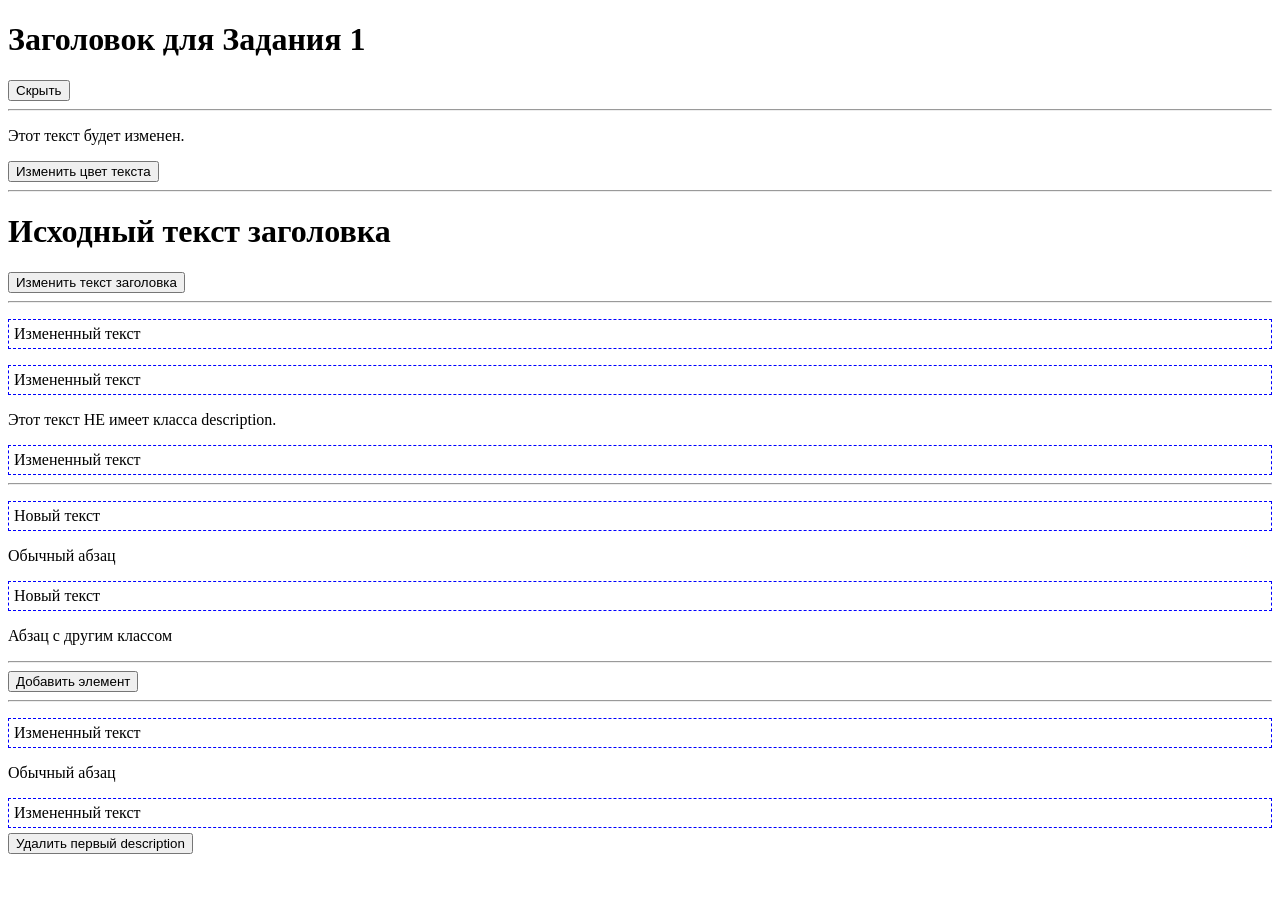
<file: hw10.js/index.html>
<!DOCTYPE html>
<html lang="en">
<head>
    <meta charset="UTF-8">
    <meta name="viewport" content="width=device-width, initial-scale=1.0">
    <title>Работа с DOM</title>
    <style>
    .description {
        border: 1px dashed blue;
        padding: 5px;
        margin-bottom: 5px;
    }
    h1 {
        color: black;
    }
    </style>
</head>
<body>

    <!-- Задание 1: Скрытие и показ текста -->
    <h1 id="heading1">Заголовок для Задания 1</h1>
    <button id="toggleButton1">Скрыть</button>
    <hr>

    <!-- Задание 2: Изменение стиля -->
    <p id="myParagraph2">Этот текст будет изменен.</p>
    <button id="changeColorButton2">Изменить цвет текста</button>
    <hr>

    <!-- Задание 3: Изменение текста -->
    <h1 id="myHeading3">Исходный текст заголовка</h1>
    <button id="changeTextButton3">Изменить текст заголовка</button>
    <hr>
    
    <!-- Задание 4: Поиск и изменение элементов по классу -->
    <div id="task4-container">
        <p class="description">Текст 1 для Задания 4</p>
        <p class="description">Текст 2 для Задания 4</p>
        <p>Этот текст НЕ имеет класса description.</p>
        <p class="description">Текст 3 для Задания 4</p>
    </div>
    <hr>

    <!-- Задание 5: Работа с querySelectorAll -->
    <div id="task5-container">
        <p class="description">Абзац 1 с классом description</p>
        <p>Обычный абзац</p>
        <p class="description">Абзац 2 с классом description</p>
        <p class="other-class">Абзац с другим классом</p>
    </div>
    <hr>

    <!-- Задание 6: Добавление нового элемента в DOM -->
    <button id="addElementButton6">Добавить элемент</button>
    <div id="container6">
        <!-- Сюда будут добавляться новые элементы -->
    </div>
    <hr>

    <!-- Задание 7: Удаление элемента -->
    <div id="task7-container">
        <p class="description">Первый абзац с классом description (будет удален)</p>
        <p>Обычный абзац</p>
        <p class="description">Второй абзац с классом description</p>
    </div>
    <button id="removeElementButton7">Удалить первый description</button>

    <script src="script.js"></script>
</body>
</html>
</file>
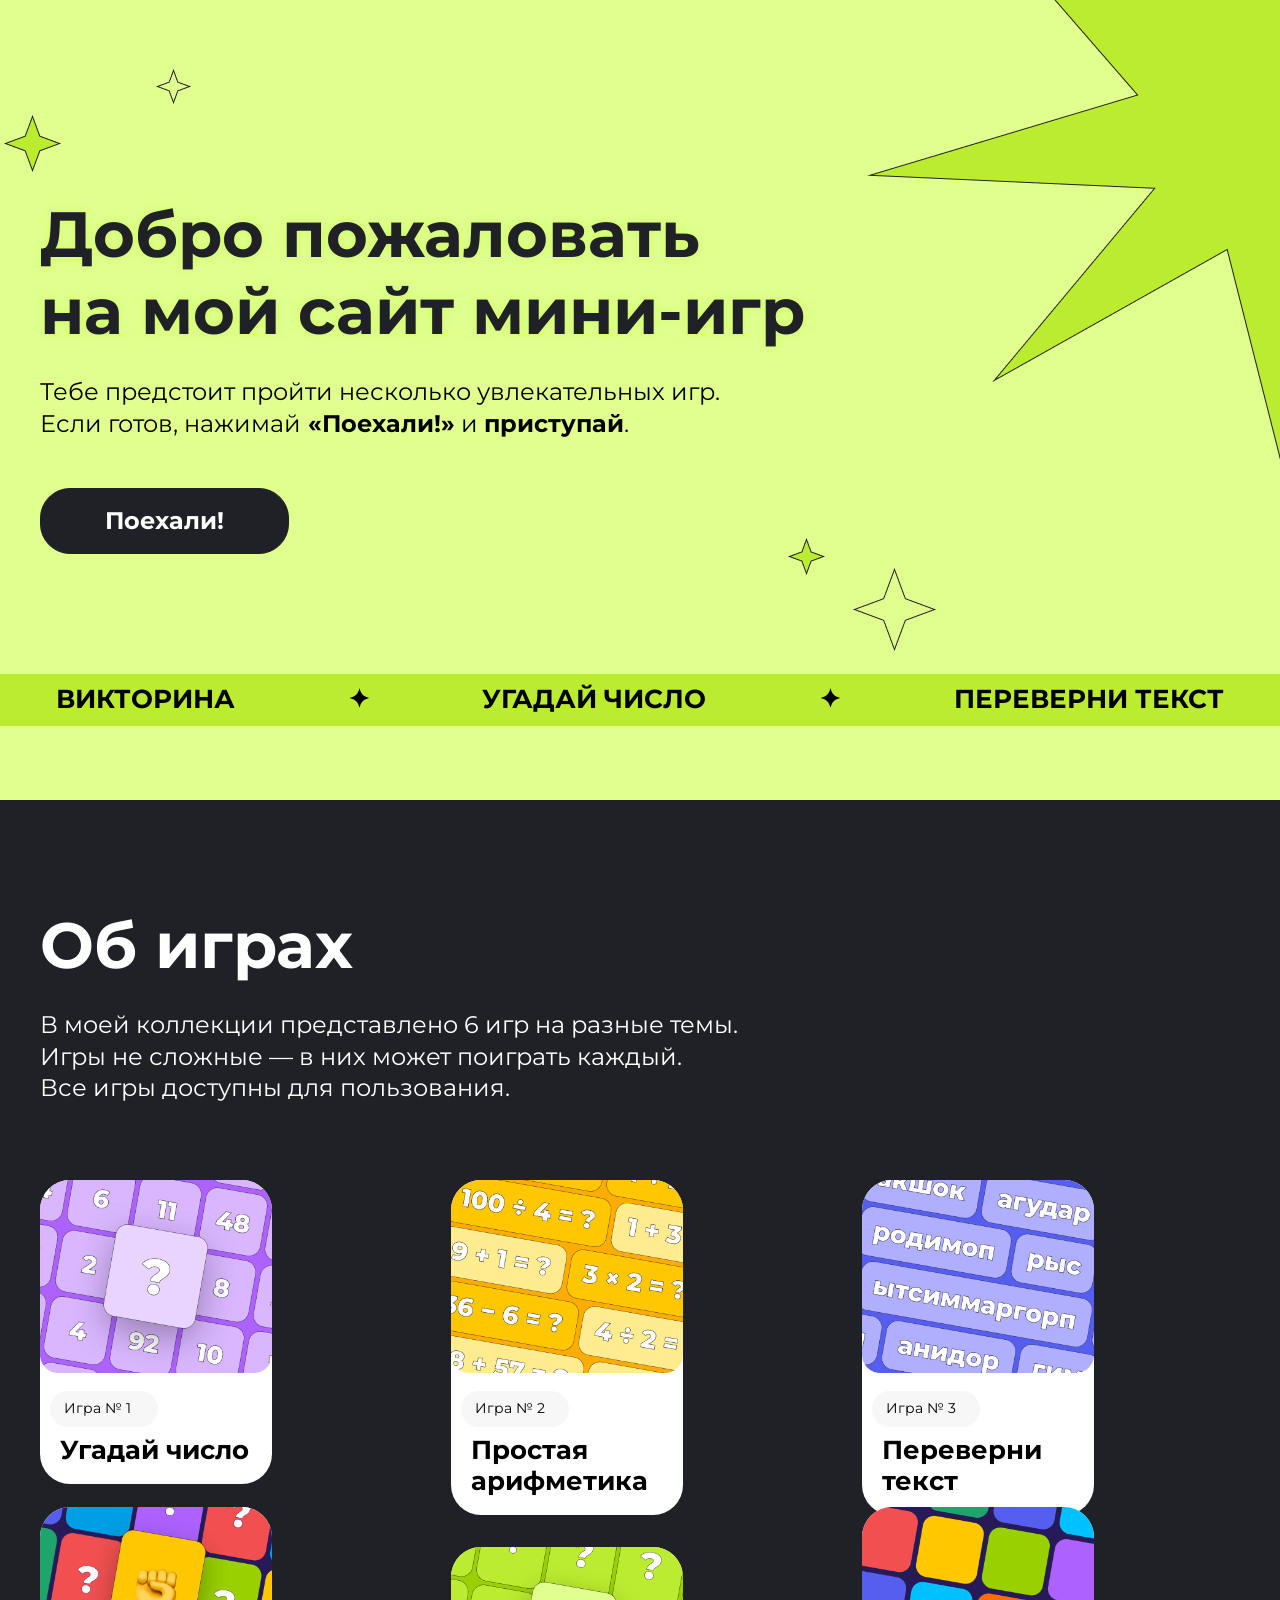
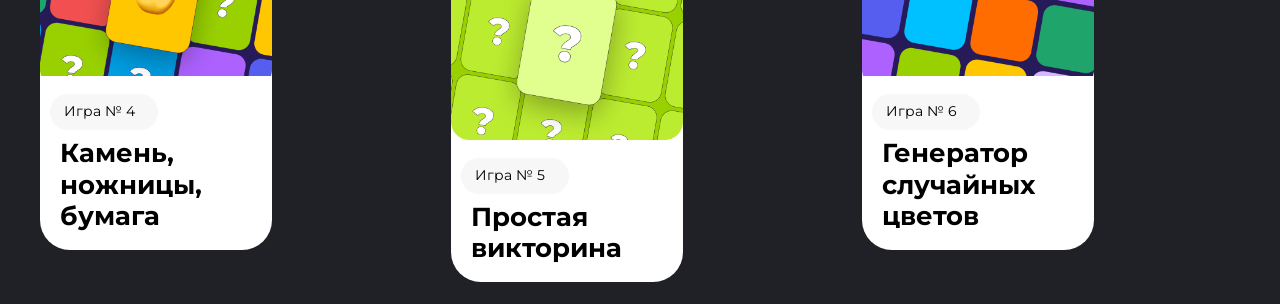
<file: hw2/index.html>
<!DOCTYPE html>
<html lang="en">
<head>
    <meta charset="UTF-8">
    <meta name="viewport" content="width=device-width, initial-scale=1.0">
    <title>Сайт мини-игры</title>
    <link rel="preconnect" href="https://fonts.googleapis.com">
    <link rel="preconnect" href="https://fonts.gstatic.com" crossorigin>
    <link href="https://fonts.googleapis.com/css2?family=Montserrat:ital,wght@0,100..900;1,100..900&display=swap"
        rel="stylesheet">

    <link rel="stylesheet" href="style.css">
</head>

<body>
    <header class="welcome-section">
        <!--звезды-->
        <img src="img/Star-1.png" class="star star-1" alt="star">
        <img src="img/Star-2.png" class="star star-2" alt="star">
        <img src="img/Star-3.png" class="star star-3" alt="star">
        <img src="img/Star-4.png" class="star star-4" alt="star">
        <img src="img/Star-5.png" class="star star-5" alt="star">
        <div class="welcome-section__container center">
            <div class="welcome-section__content">
                <h1 class="welcome-section__title">Добро пожаловать<br> на мой сайт мини-игр</h1>
                <p class="welcome-section__text">Тебе предстоит пройти несколько увлекательных игр.<br> Если готов, нажимай<strong> «Поехали!»</strong> и <strong> приступай</strong>.</p>
                <div class="welcome-section__buttons">
                    <a href="#about" class="welcome-section__button welcome-section__button_primary">Поехали!</a>
                </div>
            </div>
        </div>
        <div class="games-marquee">
            <span>ВИКТОРИНА</span> ✦ <span>УГАДАЙ ЧИСЛО</span> ✦ <span>ПЕРЕВЕРНИ ТЕКСТ</span>
        </div>
    </header> 
    <!-- "Об играх"-->
    <main class="about-games-section" id="about">
        <div class="about-games-section__container center">
            <h2 class="about-games-section__title">Об играх</h2>
            <p class="about-games-section__text">В моей коллекции представлено 6 игр на разные темы.<br> Игры не сложные — в них может поиграть каждый.<br> Все игры доступны для пользования.</p>
            <div class="games-grid">
                
                    <a href="#game-link-1" class="game-card">
                        <div class="game-card__image-wrapper">
                            <img src="img/Обложка карточки1.png" alt="Угадай число" class="game-card__image">
                        </div>
                        <div class="game-card__content">
                            <span class="game-card__number">Игра № 1</span>
                            <h3 class="game-card__title">Угадай число</h3>
                        </div>
                    </a>
                    
                
                
                <a href="#game-link-2" class="game-card">
                    <div class="game-card__image-wrapper">
                        <img src="img/Обложка карточки2.png" alt="Простая арифметика" class="game-card__image">
                    </div>
                    <div class="game-card__content">
                        <span class="game-card__number">Игра № 2</span>
                        <h3 class="game-card__title">Простая арифметика</h3>
                    </div>
                </a>
                <a href="#game-link-3" class="game-card">
                    <div class="game-card__image-wrapper">
                        <img src="img/Обложка карточки3 .png" alt="Переверни текст" class="game-card__image">
                    </div>
                    <div class="game-card__content">
                        <span class="game-card__number">Игра № 3</span>
                        <h3 class="game-card__title">Переверни текст</h3>
                    </div>
                </a>
                <a href="#game-link-4" class="game-card">
                    <div class="game-card__image-wrapper">
                        <img src="img/Обложка карточки4 .png" alt="Камень, ножницы, бумага" class="game-card__image">
                    </div>
                    <div class="game-card__content">
                        <span class="game-card__number">Игра № 4</span>
                        <h3 class="game-card__title">Камень, ножницы,<br> бумага</h3>
                    </div>
                </a>
                <a href="#game-link-5" class="game-card">
                    <div class="game-card__image-wrapper">
                        <img src="img/Обложка карточки5 .png" alt="Простая викторина" class="game-card__image">
                    </div>
                    <div class="game-card__content">
                        <span class="game-card__number">Игра № 5</span>
                        <h3 class="game-card__title">Простая викторина</h3>
                    </div>
                </a>
                <a href="#game-link-6" class="game-card">
                    <div class="game-card__image-wrapper">
                        <img src="img/Обложка карточки6 .png" alt="Генератор случайных цветов" class="game-card__image">

                    </div>
                    <div class="game-card__content">
                        <span class="game-card__number">Игра № 6</span>
                        <h3 class="game-card__title">Генератор случайных цветов</h3>


                    </div>
                </a>
            </div>
        </div>
    </main>
</body>
</html>
</file>
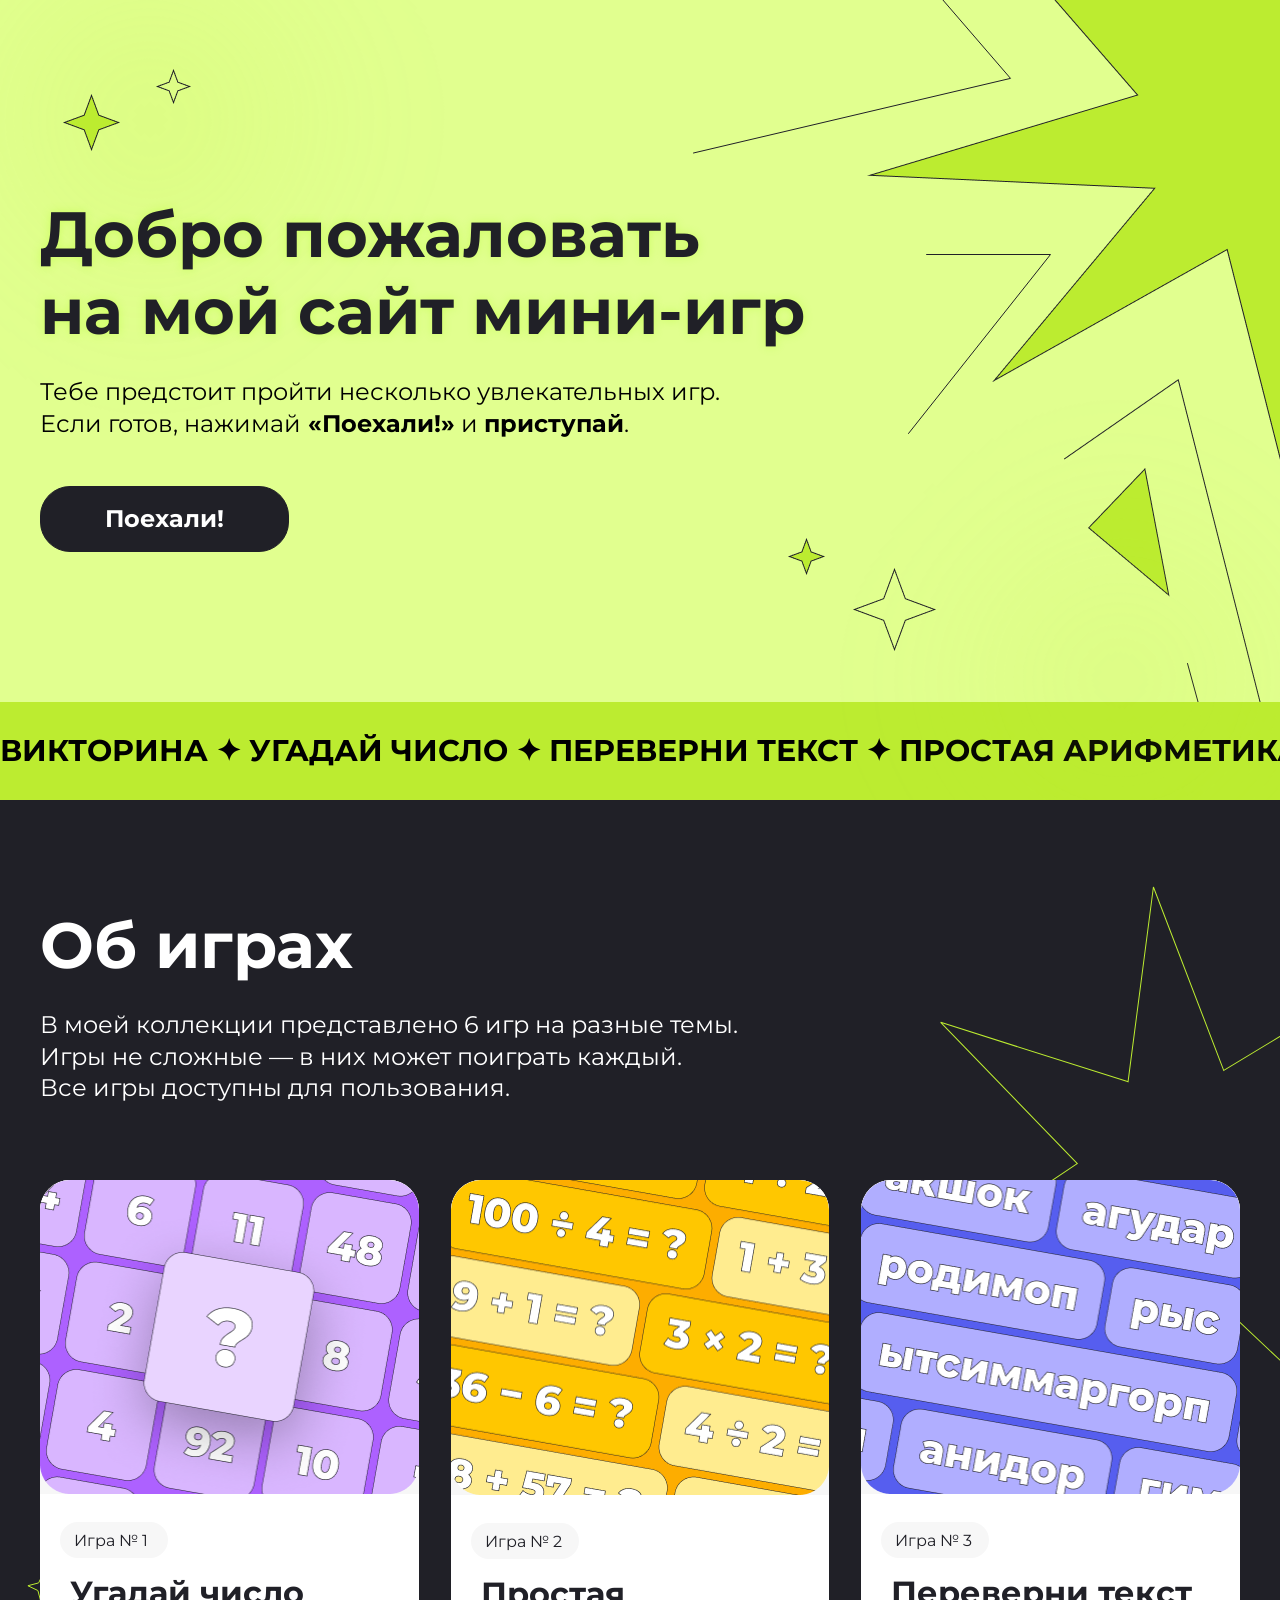
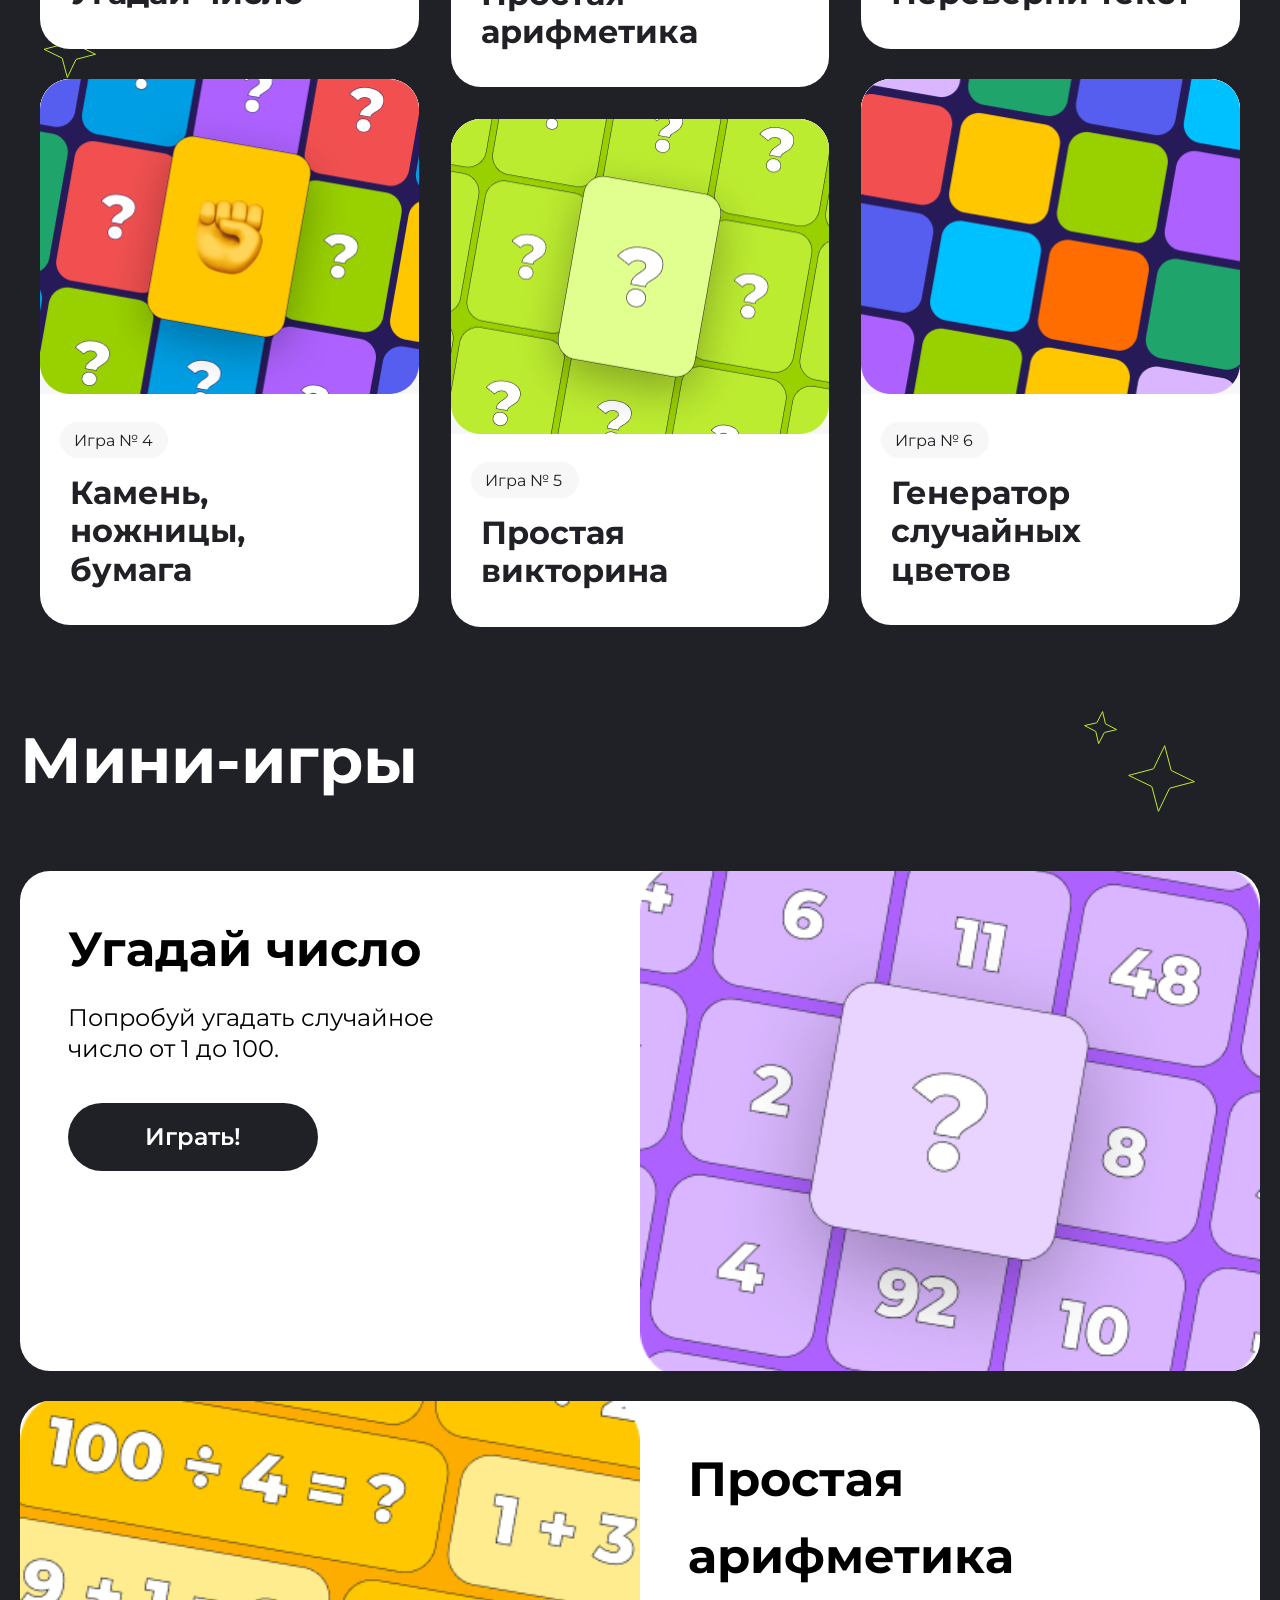
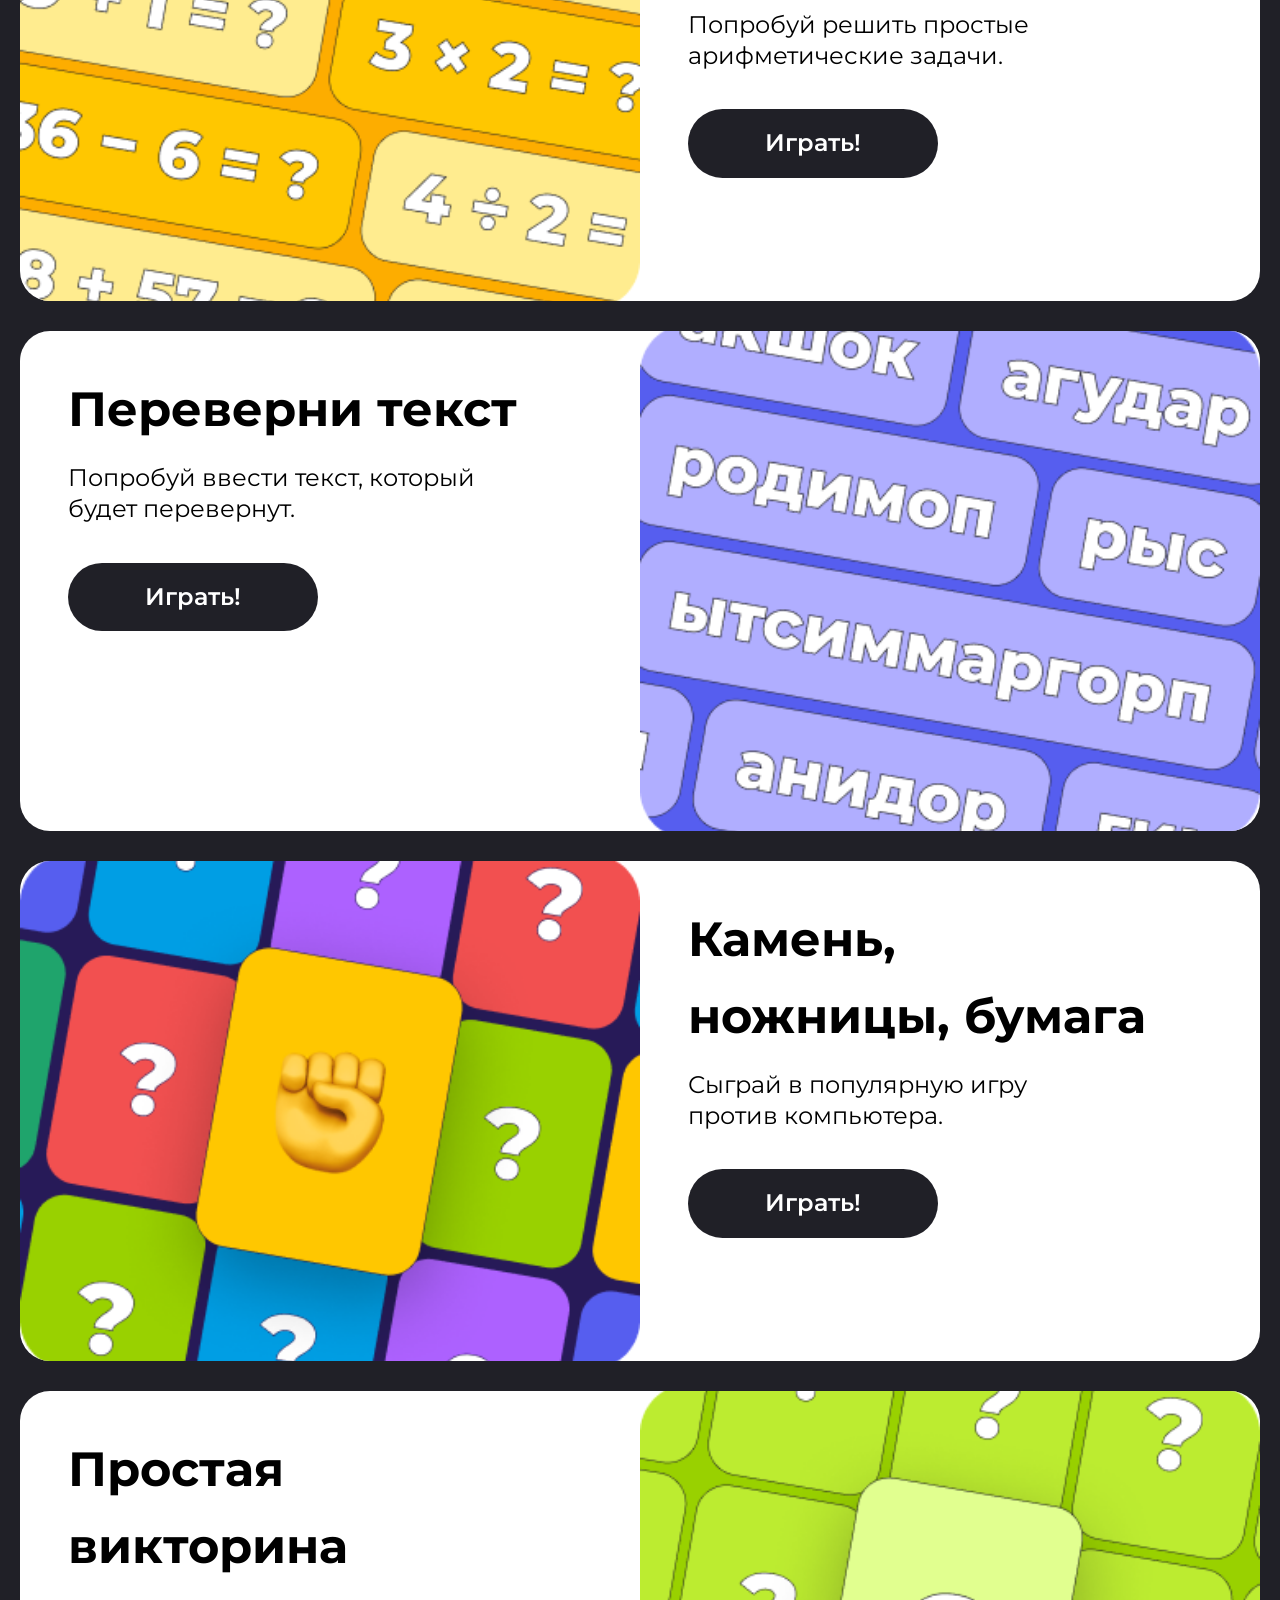
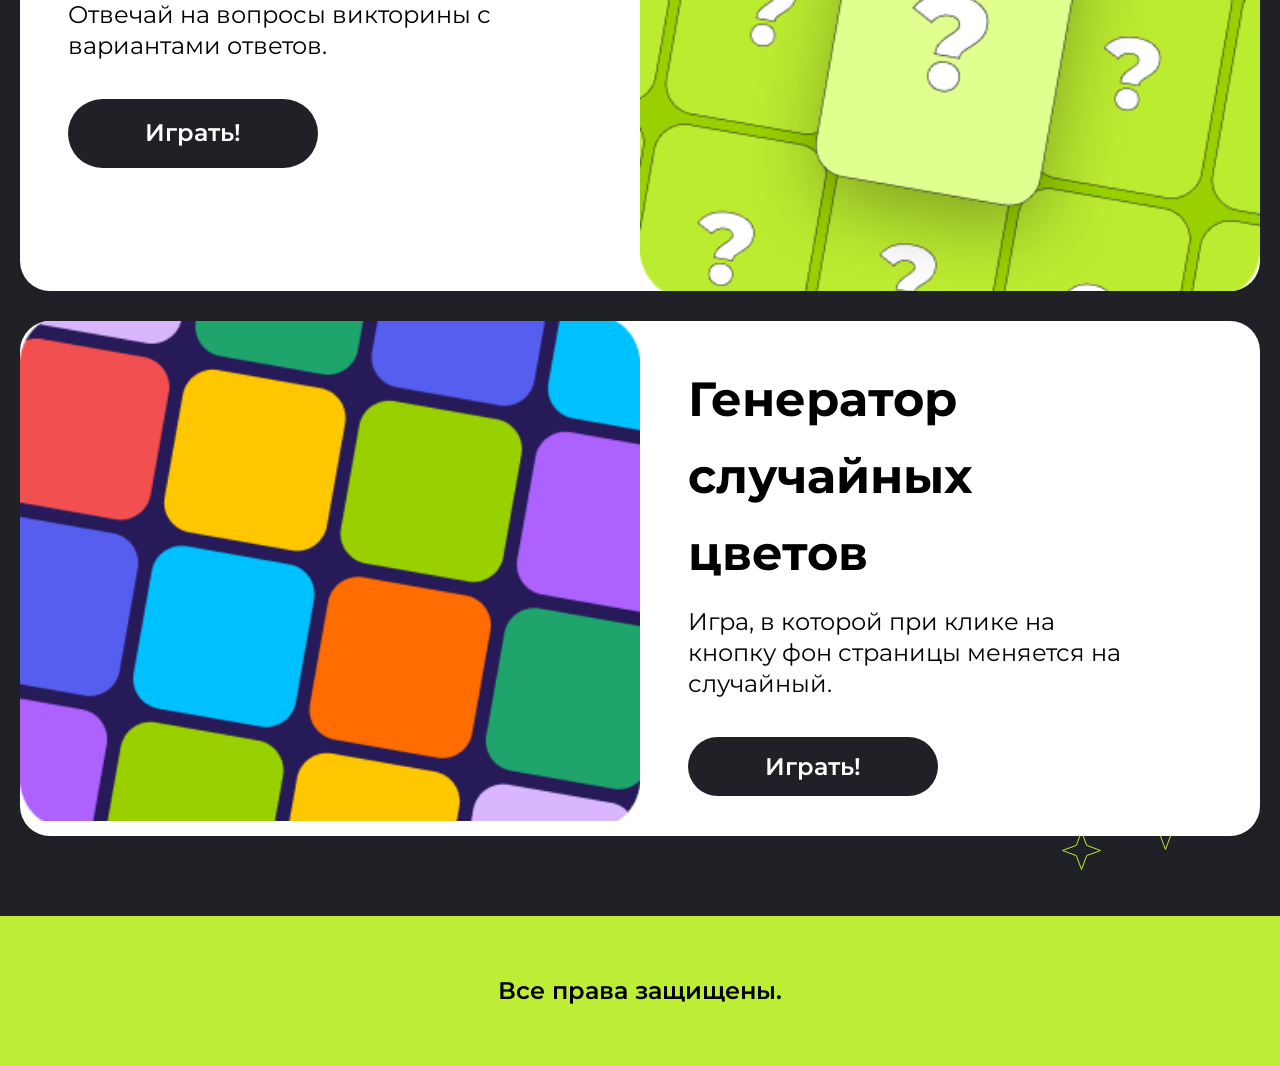
<file: hw3/index.html>
<!DOCTYPE html>
<html lang="en">

<head>
    <meta charset="UTF-8">
    <meta name="viewport" content="width=device-width, initial-scale=1.0">
    <title>Сайт мини-игры</title>
    <link rel="preconnect" href="https://fonts.googleapis.com">
    <link rel="preconnect" href="https://fonts.gstatic.com" crossorigin>
    <link href="https://fonts.googleapis.com/css2?family=Montserrat:ital,wght@0,100..900;1,100..900&display=swap"
        rel="stylesheet">

    <link rel="stylesheet" href="style.css">
</head>

<body>
    <header class="welcome-section">
        <!--звезды-->
        <img src="img/Star-1.png" class="star star-1" alt="star">
        <img src="img/Star-2.png" class="star star-2" alt="star">
        <img src="img/Star-3.png" class="star star-3" alt="star">
        <img src="img/Star-4.png" class="star star-4" alt="star">
        <img src="img/Star-5.png" class="star star-5" alt="star">
        <img src="img/Vector_4780.svg" class="star star-6" alt="star">
        <img src="img/Vector_4781.svg" class="star star-7" alt="star">
        <img src="img/Vector_4782.png" class="star star-8" alt="star">
        <img src="img/Vector_4788.png" class="star star-9" alt="star">
        <img src="img/Vector_4791.svg" class="star star-10" alt="star">
        <div class="welcome-section__container center">
            <div class="welcome-section__content">
                <h1 class="welcome-section__title">Добро пожаловать<br> на мой сайт мини-игр</h1>
                <p class="welcome-section__text">Тебе предстоит пройти несколько увлекательных игр.<br> Если готов,
                    нажимай<strong> «Поехали!»</strong> и <strong> приступай</strong>.</p>
                <div class="welcome-section__buttons">
                    <a href="#about" class="welcome-section__button welcome-section__button_primary">Поехали!</a>
                </div>
            </div>
        </div>
        <div class="games-marquee">
            <div class="games-marquee__track">
                <span>ВИКТОРИНА</span> ✦ <span>УГАДАЙ ЧИСЛО</span> ✦ <span>ПЕРЕВЕРНИ ТЕКСТ</span> ✦ <span>ПРОСТАЯ
                    АРИФМЕТИКА</span>
                ✦ <span>КАМЕНЬ, НОЖНИЦЫ, БУМАГА</span>✦ <span>ГЕНЕРАТОР СЛУЧАЙНЫХ ЦВЕТОВ</span>

                <span>ВИКТОРИНА</span> ✦ <span>УГАДАЙ ЧИСЛО</span> ✦ <span>ПЕРЕВЕРНИ ТЕКСТ</span>✦ <span>ПРОСТАЯ
                    АРИФМЕТИКА</span> ✦
                <span>КАМЕНЬ, НОЖНИЦЫ, БУМАГА</span>✦ <span>ГЕНЕРАТОР СЛУЧАЙНЫХ ЦВЕТОВ</span>
            </div>
        </div>
    </header>
    <!-- "Об играх"-->
    <main class="about-games-section" id="about">
        <div class="about-games-section__container center">
            <h2 class="about-games-section__title">Об играх</h2>
            <p class="about-games-section__text">В моей коллекции представлено 6 игр на разные темы.<br> Игры не сложные
                — в них может поиграть каждый.<br> Все игры доступны для пользования.</p>
            <div class="games-grid">
                <a href="#game-1" class="game-card">
                    <div class="game-card__image-wrapper">
                        <img src="img/Обложка_карточки1.png" alt="Угадай число" class="game-card__image">
                    </div>
                    <div class="game-card__content">
                        <span class="game-card__number">Игра № 1</span>
                        <h3 class="game-card__title">Угадай число</h3>
                    </div>
                </a>
                <a href="#game-2" class="game-card">
                    <div class="game-card__image-wrapper">
                        <img src="img/Обложка_карточки2.png" alt="Простая арифметика" class="game-card__image">
                    </div>
                    <div class="game-card__content">
                        <span class="game-card__number">Игра № 2</span>
                        <h3 class="game-card__title">Простая арифметика</h3>
                    </div>
                </a>
                <a href="#game-3" class="game-card">
                    <div class="game-card__image-wrapper">
                        <img src="img/Обложка_карточки3.png" alt="Переверни текст" class="game-card__image">
                    </div>
                    <div class="game-card__content">
                        <span class="game-card__number">Игра № 3</span>
                        <h3 class="game-card__title">Переверни текст</h3>
                    </div>
                </a>
                <a href="#game-4" class="game-card">
                    <div class="game-card__image-wrapper">
                        <img src="img/Обложка_карточки4.png" alt="Камень, ножницы, бумага" class="game-card__image">
                    </div>
                    <div class="game-card__content">
                        <span class="game-card__number">Игра № 4</span>
                        <h3 class="game-card__title">Камень, ножницы,<br> бумага</h3>
                    </div>
                </a>
                <a href="#game-5" class="game-card">
                    <div class="game-card__image-wrapper">
                        <img src="img/Обложка_карточки5.png" alt="Простая викторина" class="game-card__image">
                    </div>
                    <div class="game-card__content">
                        <span class="game-card__number">Игра № 5</span>
                        <h3 class="game-card__title">Простая викторина</h3>
                    </div>
                </a>
                <a href="#game-6" class="game-card">
                    <div class="game-card__image-wrapper">
                        <img src="img/Обложка_карточки6.png" alt="Генератор случайных цветов" class="game-card__image">
                    </div>
                    <div class="game-card__content">
                        <span class="game-card__number">Игра № 6</span>
                        <h3 class="game-card__title">Генератор случайных цветов</h3>
                    </div>
                </a>
            </div>
        </div>
    </main>
    <!-- "Мини игры" -->
    <section class="mini-section" id="mini-games">
        <div class="container center">
            <h2 class="section__title">Мини-игры</h2>

            <div class="mini-list">
                <!-- Карточки игр -->
                <div class="mini-card" id="game-1">
                    <div class="mini-card__image-wrapper">
                        <img src="img/Обложка_карточки1.png" alt="Угадай число" class="mini-card__image">
                    </div>
                    <div class="mini-card__content">
                        <h3 class="mini-card__title">Угадай число</h3>
                        <p class="mini-card__text">Попробуй угадать случайное число от 1 до 100.</p>
                        <a href="#" class="mini-card__button" onclick="guessNumberGame(); return false;">Играть!</a>
                    </div>
                </div>

                <div class="mini-card" id="game-2">
                    <div class="mini-card__image-wrapper">
                        <img src="img/Обложка_карточки2.png" alt="Простая арифметика" class="mini-card__image">
                    </div>
                    <div class="mini-card__content">
                        <h3 class="mini-card__title">Простая арифметика</h3>
                        <p class="mini-card__text">Попробуй решить простые арифметические задачи.</p>
                        <a href="#" class="mini-card__button" onclick="arithmeticGame(); return false">Играть!</a>
                    </div>
                </div>

                <div class="mini-card" id="game-3">
                    <div class="mini-card__image-wrapper">
                        <img src="img/Обложка_карточки3.png" alt="Переверни текст" class="mini-card__image">
                    </div>
                    <div class="mini-card__content">
                        <h3 class="mini-card__title">Переверни текст</h3>
                        <p class="mini-card__text">Попробуй ввести текст, который будет перевернут.</p>
                        <a href="#" class="mini-card__button" onclick="reverseTextGame(); return false;">Играть!</a>
                    </div>
                </div>

                <div class="mini-card" id="game-4">
                    <div class="mini-card__image-wrapper">
                        <img src="img/Обложка_карточки4.png" alt="Камень, ножницы, бумага" class="mini-card__image">
                    </div>
                    <div class="mini-card__content">
                        <h3 class="mini-card__title">Камень,<br> ножницы, бумага</h3>
                        <p class="mini-card__text">Сыграй в популярную игру против компьютера.</p>
                        <a href="#" class="mini-card__button"
                            onclick="rockPaperScissorsGame(); return false;">Играть!</a>
                    </div>
                </div>

                <div class="mini-card" id="game-5">
                    <div class="mini-card__image-wrapper">
                        <img src="img/Обложка_карточки5.png" alt="Простая викторина" class="mini-card__image">
                    </div>
                    <div class="mini-card__content">
                        <h3 class="mini-card__title">Простая викторина</h3>
                        <p class="mini-card__text">Отвечай на вопросы викторины с вариантами ответов.</p>
                        <a href="#" class="mini-card__button" onclick="startQuiz(); return false;">Играть!</a>
                    </div>
                </div>

                <div class="mini-card" id="game-6">
                    <div class="mini-card__image-wrapper">
                        <img src="img/Обложка_карточки6.png" alt="Генератор случайных цветов" class="mini-card__image">
                    </div>
                    <div class="mini-card__content">
                        <h3 class="mini-card__title">Генератор случайных цветов</h3>
                        <p class="mini-card__text">Игра, в которой при клике на кнопку фон страницы меняется на
                            случайный.
                        </p>
                        <button id="changeBackgroundColorBtn" class="mini-card__button">Играть!</button>
                    </div>
                </div>
            </div>
        </div>
    </section>
    <footer class="footer">
        <div class="container">
            <p class=" footer__text">Все права защищены.</p>
        </div>
    </footer>

    <script src="script.js"></script>

</body>

</html>
</file>
<file: hw2/style.css>
@charset "UTF-8";
* {
  margin: 0;
  padding: 0;
  box-sizing: border-box;
}

body {
  font-family: "Montserrat", sans-serif;
  line-height: 1.6;
}

.center {
  padding-left: calc(50% - 600px);
  padding-right: calc(50% - 600px);
}

*,
*::before,
*::after {
  box-sizing: border-box;
}

.welcome-section {
  background-color: #E1FF8F;
  padding: 106px 0;
  text-align: left;
  margin: 0;
  height: 800px;
  position: relative;
  overflow: hidden;
}

.star {
  position: absolute;
}

.star-1 {
  top: 0;
  right: 0;
}

.star-2 {
  top: 115px;
  left: 4px;
}

.star-3 {
  top: 69px;
  left: 156px;
}

.star-4 {
  top: 568px;
  right: 344px;
}

.star-5 {
  top: 538px;
  right: 455px;
}

/* Декоративные элементы */
.welcome-section::before,
.welcome-section::after {
  content: "";
  position: absolute;
  background-color: var(--color-primary-green);
  opacity: 0.2;
  filter: blur(100px);
  z-index: 0;
}

.welcome-section::before {
  width: 200px;
  height: 200px;
  top: 20px;
  left: 50px;
  transform: rotate(-45deg);
}

.welcome-section::after {
  width: 180px;
  height: 180px;
  bottom: 30px;
  right: 70px;
  transform: rotate(45deg);
}

.welcome-section__container {
  position: relative;
  z-index: 1;
}

.welcome-section__content {
  max-width: 800px;
  padding-top: 90px;
  position: relative;
  z-index: 1;
}

.welcome-section__title {
  font-family: "Montserrat", sans-serif;
  font-size: 64px;
  font-weight: 700;
  width: 769px;
  line-height: 1.2;
  color: #202027;
  margin-bottom: var(--spacing-unit);
  text-shadow: 0 0 10px rgba(161, 255, 0, 0.3);
}

.welcome-section__text {
  font-size: 24px;
  line-height: 32px;
  margin-bottom: 48px;
  margin-top: 26px;
  width: 720px;
}

.welcome-section__buttons {
  display: flex;
  gap: 20px;
}

.welcome-section__button {
  display: inline-block;
  padding: 13px 64px;
  font-family: "Montserrat", sans-serif;
  font-size: 24px;
  font-weight: 700;
  text-decoration: none;
  border-radius: 30px;
  transition: all 0.3s ease;
  cursor: pointer;
  border: 1px solid transparent;
}

.welcome-section__button_primary {
  color: #FFFFFF;
  border-color: #202027;
  background-color: #202027;
}

.welcome-section__button_primary:hover {
  background-color: #FFFFFF;
  color: #202027;
  border-color: #202027;
  transform: translateY(-3px);
  box-shadow: 0 5px 15px rgba(161, 255, 0, 0.4);
}

.welcome-section__button_secondary {
  background-color: transparent;
  color: #FFFFFF;
  border-color: #202027;
}

.welcome-section__button_secondary:hover {
  background-color: var(--color-primary-green);
  color: #202027;
  border-color: #202027;
  transform: translateY(-3px);
}

.games-marquee {
  background-color: #BCEC30;
  color: #000;
  padding: 25px 0;
  margin-top: 150px;
  font-size: 30px;
  font-weight: bold;
  display: flex;
  justify-content: space-around;
  overflow: hidden;
  text-transform: uppercase;
}

/*========================================*/
/* Блок "Об играх" */
/*========================================*/
.about-games-section {
  background-color: #202027;
  padding-top: 94px;
}

.about-games-section__container {
  max-width: 1255px;
  margin: 0;
  display: flex;
  flex-direction: column;
  gap: 5px;
}

.about-games-section__title {
  font-family: "Montserrat", sans-serif;
  font-size: 64px;
  font-weight: 700;
  margin-bottom: 8px;
  color: #FFFFFF;
  position: relative;
  display: inline-block;
  width: 1200px;
}

.about-games-section__title::after {
  content: "";
  position: absolute;
  bottom: 0;
  left: 50%;
  transform: translateX(-50%);
  width: 80px;
  height: 3px;
  background-color: var(--color-primary-green);
  border-radius: 2px;
}

.about-games-section__text {
  color: #FFFFFF;
  font-size: 24px;
  margin: 0;
  line-height: 1.3;
  width: 788px;
}

.games-grid {
  display: grid;
  grid-template-columns: repeat(3, 1fr);
  gap: 32px;
  align-items: start;
  margin-top: 72px;
  padding-bottom: 14px;
  width: 1201px;
}

.game-card {
  background-color: #FFFFFF;
  border-radius: 30px;
  overflow: hidden;
  text-decoration: none;
  color: var(--color-text-primary);
  transition: transform 0.3s ease, box-shadow 0.3s ease;
  display: flex;
  flex-direction: column;
  min-width: 0;
}

.game-card:nth-child(4) {
  transform: translateY(-40px);
}

.game-card:nth-child(6) {
  transform: translateY(-40px);
}

.game-card:hover {
  transform: translateY(-10px);
  box-shadow: 0 15px 30px rgba(0, 0, 0, 0.3);
}

.game-card__image-wrapper {
  background-color: var(--color-card-bg-1);
  display: flex;
  justify-content: center;
  align-items: center;
  position: relative;
  overflow: hidden;
}

.game-card__image {
  display: block;
  width: 100%;
  height: 100%;
  -o-object-fit: cover;
     object-fit: cover;
  border-radius: 8px 8px 0 0;
}

.game-card__content {
  padding: 20px;
  text-align: left;
  flex-grow: 1;
  display: flex;
  flex-direction: column;
  justify-content: center;
}

.game-card__title {
  font-family: "Montserrat", sans-serif;
  font-size: 32px;
  font-weight: 700;
  margin: 16px 10px;
  text-align: left;
  line-height: 1.2;
  display: block;
}

.game-card__number {
  font-size: 16px;
  background: #F7F7F7;
  border-radius: 52px;
  width: 108px;
  height: 36px;
  padding: 6px 14px;
  margin-top: 8px;
  display: block;
}

.game-card__description {
  font-size: 16px;
  margin-bottom: 0;
}

@media (max-width: 1024px) {
  .center {
    padding-left: calc(50% - 383px);
    padding-right: calc(50% - 383px);
  }
}
.games-marquee {
  font-size: 26px;
  padding: 5px 0;
  margin-top: 120px;
}

.game-card {
  max-height: 343px;
  max-width: 232px;
}
.game-card__content {
  padding: 10px;
}
.game-card__number {
  font-size: 14px;
}
.game-card__title {
  font-size: 26px;
  font-weight: 700;
  margin: 8px 10px;
}

@media (max-width: 833px) {
  .center {
    padding-left: 24px;
    padding-right: 24px;
  }
}
@media (max-width: 767px) {
  .center {
    padding-left: 17px;
    padding-right: 16px;
  }
  .welcome-section {
    padding: 50px 0;
    height: auto;
    text-align: center;
  }
  .welcome-section .star-1 {
    width: 223px;
    height: 238px;
  }
  .welcome-section .star-2 {
    display: none;
  }
}/*# sourceMappingURL=style.css.map */
</file>
<file: hw3/style.css>
@charset "UTF-8";
:root {
  --color-primary-green: #BCEC30;
  --spacing-unit: 24px;
  --color-text-primary: #202027;
  --color-card-bg-1: #F7F7F7;
  --font-family-primary: 'Montserrat', sans-serif;
}

* {
  margin: 0;
  padding: 0;
  box-sizing: border-box;
}

html, body {
  font-family: "Montserrat", sans-serif;
  line-height: 1.6;
  overflow-x: hidden;
  scroll-behavior: smooth;
}

.center {
  padding-left: max(20px, 50% - 600px);
  padding-right: max(20px, 50% - 600px);
}

*,
*::before,
*::after {
  box-sizing: border-box;
}

.welcome-section {
  background-color: #E1FF8F;
  padding: 106px 0;
  text-align: left;
  margin: 0;
  min-height: 800px;
  position: relative;
  overflow: hidden;
}

.star {
  position: absolute;
}

.star-1 {
  top: 0;
  right: 0;
}

.star-2 {
  top: 94px;
  left: 63px;
}

.star-3 {
  top: 69px;
  left: 156px;
}

.star-4 {
  top: 568px;
  right: 344px;
}

.star-5 {
  top: 538px;
  right: 455px;
}

.star-6 {
  top: 0;
  right: 268px;
}

.star-7 {
  top: 254px;
  right: 228px;
}

.star-8 {
  top: 379px;
  right: 0;
}

.star-9 {
  top: 468px;
  right: 110px;
}

.star-10 {
  top: 663px;
  right: 58px;
}

/* Декоративные элементы */
.welcome-section::before,
.welcome-section::after {
  content: "";
  position: absolute;
  background-color: var(--color-primary-green);
  opacity: 0.2;
  filter: blur(100px);
  z-index: 0;
}

.welcome-section::before {
  width: 200px;
  height: 200px;
  top: 20px;
  left: 50px;
  transform: rotate(-45deg);
}

.welcome-section::after {
  width: 180px;
  height: 180px;
  bottom: 30px;
  right: 70px;
  transform: rotate(45deg);
}

.welcome-section__container {
  position: relative;
  z-index: 1;
}

.welcome-section__content {
  max-width: 800px;
  padding-top: 90px;
  position: relative;
  z-index: 1;
}

.welcome-section__title {
  font-family: "Montserrat", sans-serif;
  font-size: 64px;
  font-weight: 700;
  width: 100%;
  max-width: 769px;
  line-height: 1.2;
  color: #202027;
  margin-bottom: var(--spacing-unit);
  text-shadow: 0 0 10px rgba(161, 255, 0, 0.3);
}

.welcome-section__text {
  font-size: 24px;
  line-height: 32px;
  margin-bottom: 46px;
  margin-top: 26px;
  width: 100%;
  max-width: 720px;
}

.welcome-section__buttons {
  display: flex;
  gap: 20px;
}

.welcome-section__button {
  display: inline-block;
  padding: 18px 64px;
  font-family: "Montserrat", sans-serif;
  font-size: 24px;
  font-weight: 700;
  text-decoration: none;
  border-radius: 30px;
  transition: all 0.3s ease;
  cursor: pointer;
  border: 1px solid transparent;
  line-height: 1.2;
}

.welcome-section__button_primary {
  color: #FFFFFF;
  border-color: #202027;
  background-color: #202027;
}

.welcome-section__button_primary:hover {
  background-color: #FFFFFF;
  color: #202027;
  border-color: #202027;
  transform: translateY(-3px);
  box-shadow: 0 5px 15px rgba(161, 255, 0, 0.4);
}

.welcome-section__button_secondary {
  background-color: transparent;
  color: #FFFFFF;
  border-color: #202027;
}

.welcome-section__button_secondary:hover {
  background-color: #FFFFFF;
  color: #202027;
  border-color: #202027;
  transform: translateY(-3px);
}

.games-marquee {
  position: absolute;
  bottom: 0;
  left: 0;
  right: 0;
  background-color: #BCEC30;
  color: #000;
  padding: 25px 0;
  font-size: 30px;
  font-weight: bold;
  overflow: hidden;
  text-transform: uppercase;
  white-space: nowrap;
}

.games-marquee__track {
  display: inline-block;
  animation: marquee 20s linear infinite;
}

@keyframes marquee {
  from {
    transform: translateX(0);
  }
  to {
    transform: translateX(-50%);
  }
}
.games-marquee:hover .games-marquee__track {
  animation-play-state: paused;
}

/* Блок "Об играх" */
.about-games-section {
  background-color: #202027;
  padding-top: 94px;
  background-image: url(img/Star2_4.svg), url(img/Star2_1.svg);
  background-position: 25px 770px, 111% 85px;
  background-repeat: no-repeat;
}

.about-games-section__container {
  margin: 0;
  display: flex;
  flex-direction: column;
  gap: 5px;
}

.about-games-section__title {
  font-family: "Montserrat", sans-serif;
  font-size: 64px;
  font-weight: 700;
  margin-bottom: 8px;
  color: #FFFFFF;
  position: relative;
  display: inline-block;
  width: 100%;
}

.about-games-section__title::after {
  content: "";
  position: absolute;
  bottom: 0;
  left: 50%;
  transform: translateX(-50%);
  width: 80px;
  height: 3px;
  border-radius: 2px;
}

.about-games-section__text {
  color: #FFFFFF;
  font-size: 24px;
  margin: 0;
  line-height: 1.3;
  width: 100%;
  max-width: 788px;
}

.games-grid {
  display: grid;
  grid-template-columns: repeat(3, 1fr);
  gap: 32px;
  align-items: start;
  margin-top: 72px;
  padding-bottom: 14px;
}

.game-card {
  background-color: #FFFFFF;
  border-radius: 30px;
  overflow: hidden;
  text-decoration: none;
  color: var(--color-text-primary);
  transition: transform 0.3s ease, box-shadow 0.3s ease;
  display: flex;
  flex-direction: column;
  min-width: 0;
}

.game-card:nth-child(4) {
  transform: translateY(-40px);
}

.game-card:nth-child(6) {
  transform: translateY(-40px);
}

.game-card:hover {
  transform: translateY(-10px);
  box-shadow: 0 15px 30px rgba(0, 0, 0, 0.3);
}

.game-card__image-wrapper {
  background-color: var(--color-card-bg-1);
  display: flex;
  justify-content: center;
  align-items: center;
  position: relative;
  overflow: hidden;
}

.game-card__image {
  display: block;
  width: 100%;
  height: 100%;
  -o-object-fit: cover;
     object-fit: cover;
  border-radius: 8px 8px 0 0;
}

.game-card__content {
  padding: 20px;
  text-align: left;
  flex-grow: 1;
  display: flex;
  flex-direction: column;
  justify-content: center;
}

.game-card__title {
  font-family: "Montserrat", sans-serif;
  font-size: 32px;
  font-weight: 700;
  margin: 16px 10px;
  text-align: left;
  line-height: 1.2;
  display: block;
}

.game-card__number {
  font-size: 16px;
  background: #F7F7F7;
  border-radius: 52px;
  width: 108px;
  height: 36px;
  padding: 6px 14px;
  margin-top: 8px;
  display: block;
}

.game-card__description {
  font-size: 16px;
  margin-bottom: 0;
}

/* Мини игры Section */
.mini-section {
  background-color: #202027;
  padding-top: 30px;
  padding-bottom: 80px;
  transition: background-color 0.5s ease;
  background-image: url(img/Star-mini2_1.svg), url(img/Star-mini2_2.svg);
  background-position: calc(100% - 80px) calc(100% - 3299px), calc(100% - 80px) calc(100% - 45px);
  background-repeat: no-repeat;
}

.container {
  max-width: 1440px;
  margin: 0 auto;
  padding: 0 20px;
}

.section__title {
  color: #ffffff;
  font-size: 64px;
  font-weight: 700;
  margin-bottom: 60px;
}

.mini-list {
  display: flex;
  flex-direction: column;
  gap: 30px;
}

.mini-card {
  background-color: #FFFFFF;
  border-radius: 30px;
  overflow: hidden;
  transition: transform 0.3s ease, box-shadow 0.3s ease;
  display: flex;
  align-items: flex-start;
  width: 100%;
  min-height: 500px;
  flex-direction: row-reverse;
}

.mini-card:last-child {
  margin-bottom: 0;
}

/* Каждая чётная карточка (2-я, 4-я, 6-я) — переворачиваем */
.mini-card:nth-child(even) {
  flex-direction: row;
}

.mini-card__image-wrapper {
  flex: 0 0 50%;
  height: 500px;
  overflow: hidden;
}

.mini-card__image {
  width: 100%;
  height: 100%;
  -o-object-fit: cover;
     object-fit: cover;
  display: block;
}

.mini-card__content {
  flex-grow: 1;
  display: flex;
  flex-direction: column;
  justify-content: start;
  align-items: flex-start;
  padding: 40px 96px 40px 48px;
  height: 100%;
}

.mini-card__title {
  font-family: "Montserrat", sans-serif;
  font-size: 48px;
  font-weight: 700;
  margin-bottom: 14px;
}

.mini-card__text {
  font-size: 24px;
  line-height: 1.3;
  margin-bottom: 38px;
  padding: 0 42px 0 0;
  flex-grow: 1;
}

.mini-card__button {
  display: inline-block;
  background-color: #202027;
  color: #FFFFFF;
  font-family: "Montserrat", sans-serif;
  font-size: 24px;
  font-weight: 600;
  text-decoration: none;
  text-align: center;
  padding: 14px 76px;
  border-radius: 60px;
  border: 1px solid transparent;
  width: -moz-fit-content;
  width: fit-content;
  transition: background-color 0.3s ease, transform 0.3s ease;
  cursor: pointer;
}

.mini-card__button:hover {
  background-color: #FFFFFF;
  color: #202027;
  border-color: #202027;
  transform: translateY(-3px);
}

.footer {
  width: 100%;
  height: 150px;
  background-color: #BDED35;
  display: flex;
  align-items: center;
  justify-content: center;
  margin-top: auto;
}

.footer__text {
  font-family: "Montserrat", sans-serif;
  font-size: 24px;
  font-weight: 600;
  color: #000000;
  margin: 0;
}

@media (min-width: 768px) and (max-width: 1025px) {
  .welcome-section {
    display: flex;
    flex-direction: column;
    justify-content: space-between;
    padding-bottom: 0;
    max-height: 650px;
  }
  .welcome-section .star-1 {
    width: 278px;
    height: auto;
  }
  .welcome-section .star-2 {
    width: 35px;
    height: 35px;
    left: 38px;
  }
  .welcome-section .star-3 {
    width: 21px;
    height: 21px;
  }
  .welcome-section .star-4 {
    width: 39px;
    height: 41px;
    right: 34px;
  }
  .welcome-section .star-5 {
    width: 18px;
    height: 18px;
    right: 86px;
  }
  .star-6, .star-7, .star-8, .star-9 {
    display: none;
  }
  .welcome-section__title {
    font-size: 40px;
  }
  .welcome-section__text {
    font-size: 16px;
  }
  .welcome-section__buttons {
    flex-direction: column;
    gap: 15px;
    max-width: 280px;
  }
  .welcome-section__button {
    font-size: 16px;
    text-align: center;
    padding: 16px 40px;
    font-weight: 600;
  }
  .games-marquee {
    font-size: 16px;
    gap: 16px;
    margin-top: 60px;
    padding: 16px 0;
  }
  .games-grid {
    grid-template-columns: repeat(3, 1fr);
    gap: 16px;
  }
  .game-card {
    min-width: 0;
    width: 100%;
  }
  .game-card__title {
    font-size: 28px;
  }
  .game-card:nth-child(4),
  .game-card:nth-child(6) {
    transform: translateY(0);
  }
  .about-games-section__title {
    font-size: 40px;
  }
  .about-games-section__text {
    font-size: 16px;
  }
  .section__title {
    font-size: 40px;
    margin-bottom: 44px;
  }
  .mini-card {
    min-height: auto;
  }
  .mini-card__image-wrapper {
    flex: 0 0 40%;
    height: 260px;
  }
  .mini-card__content {
    padding: 24px 28px;
  }
  .mini-card__title {
    font-size: 26px;
    line-height: 1.2;
  }
  .mini-card__text {
    font-size: 15px;
  }
  .mini-card__button {
    font-size: 16px;
    padding: 14px 110px;
  }
  .footer {
    height: 100px;
  }
  .footer__text {
    font-size: 16px;
  }
}
@media (max-width: 767px) {
  .center {
    padding-left: 17px;
    padding-right: 16px;
  }
  .welcome-section {
    display: flex;
    flex-direction: column;
    justify-content: space-between;
    padding-bottom: 0;
    max-height: 700px;
    text-align: center;
  }
  .welcome-section .star-1 {
    width: 128px;
    height: auto;
  }
  .welcome-section .star-2 {
    width: 35px;
    height: 35px;
    left: 38px;
  }
  .welcome-section .star-3 {
    width: 21px;
    height: 21px;
  }
  .welcome-section .star-4 {
    width: 39px;
    height: 41px;
    right: 34px;
  }
  .welcome-section .star-5 {
    width: 18px;
    height: 18px;
    right: 86px;
  }
  .welcome-section .star-6, .welcome-section .star-7, .welcome-section .star-8, .welcome-section .star-9, .welcome-section .star-10 {
    display: none;
  }
  .welcome-section__content {
    max-width: 100%;
    padding-top: 38px;
  }
  .welcome-section__text br {
    display: none;
  }
  .welcome-section__title {
    font-size: 40px;
    line-height: 1.2;
    max-width: 100%;
  }
  .welcome-section__text {
    font-size: 16px;
    line-height: 1.3;
    max-width: 310px;
    margin-left: auto;
    margin-right: auto;
    margin-bottom: 34px;
  }
  .welcome-section__buttons {
    flex-direction: column;
    gap: 15px;
    margin: 0 auto;
    max-width: 280px;
  }
  .welcome-section__button {
    font-size: 16px;
    text-align: center;
    padding: 16px 40px;
    font-weight: 600;
  }
  .games-marquee {
    font-size: 16px;
    gap: 16px;
    margin-top: 60px;
    padding: 12px 0;
  }
  .about-games-section {
    display: none;
  }
  /* Мобильная версия для "Мини игры" Section */
  .mini-section {
    padding-top: 45px;
    padding-bottom: 15px;
  }
  .section__title {
    font-size: 36px;
    margin-bottom: 44px;
  }
  .mini-list {
    gap: 24px;
  }
  .mini-card {
    flex-direction: column;
    min-height: auto;
    border-radius: 30px;
    overflow: hidden;
    box-sizing: border-box;
  }
  .mini-card:nth-child(even) {
    flex-direction: column;
  }
  .mini-card:nth-child(1) {
    min-height: 528px;
  }
  .mini-card:nth-child(2), .mini-card:nth-child(3),
  .mini-card:nth-child(5) {
    min-height: 567px;
  }
  .mini-card:nth-child(4) {
    min-height: 606px;
  }
  .mini-card:nth-child(6) {
    min-height: 626px;
  }
  .mini-card__image-wrapper {
    flex: 0 0 auto;
    width: 100%;
    height: 285px;
  }
  .mini-card__content {
    flex: 0 0 auto;
    width: 100%;
    padding: 30px;
  }
  .mini-card__title {
    font-size: 32px;
    margin-bottom: 18px;
    line-height: 1.2;
  }
  .mini-card__text {
    font-size: 16px;
    line-height: 1.2;
    margin-bottom: 32px;
  }
  .mini-card__button {
    font-size: 16px;
    padding: 14px 110px;
  }
  .footer {
    height: 100px;
  }
  .footer__text {
    font-size: 14px;
  }
}/*# sourceMappingURL=style.css.map */
</file>
